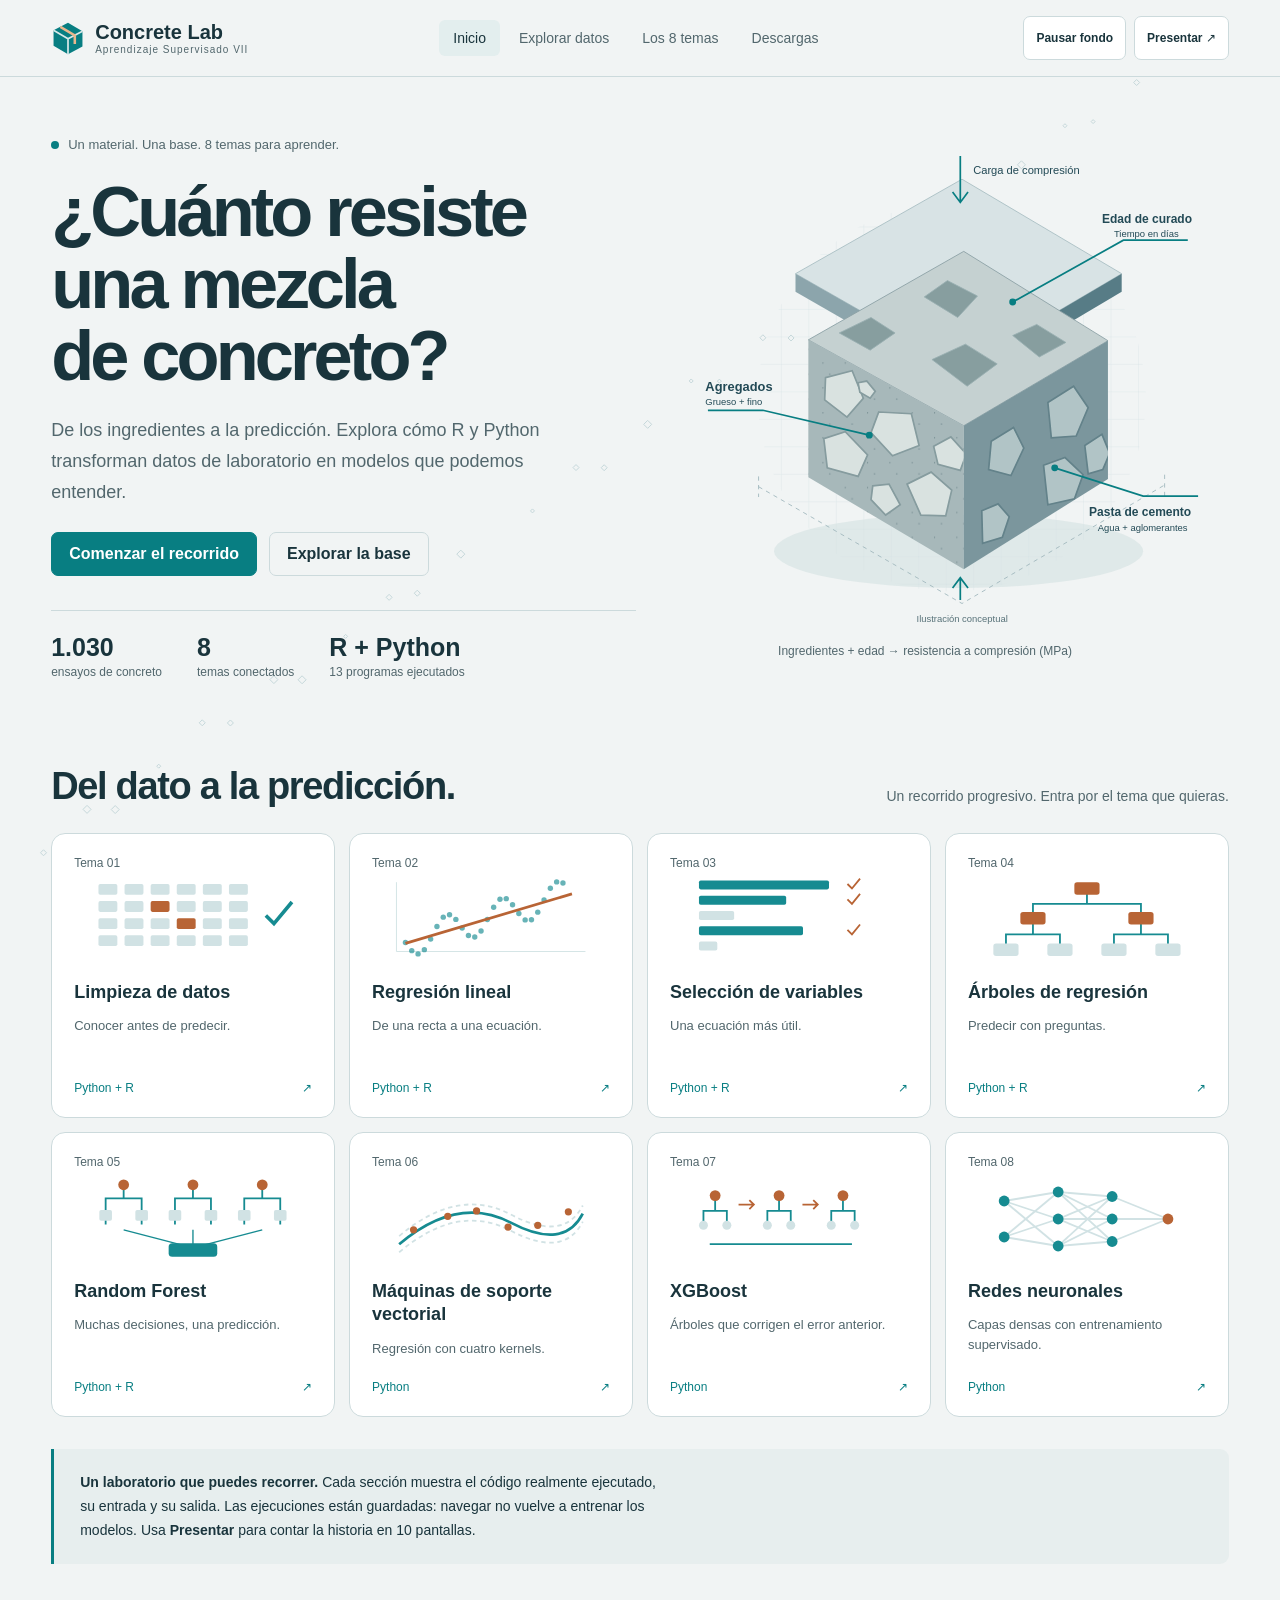
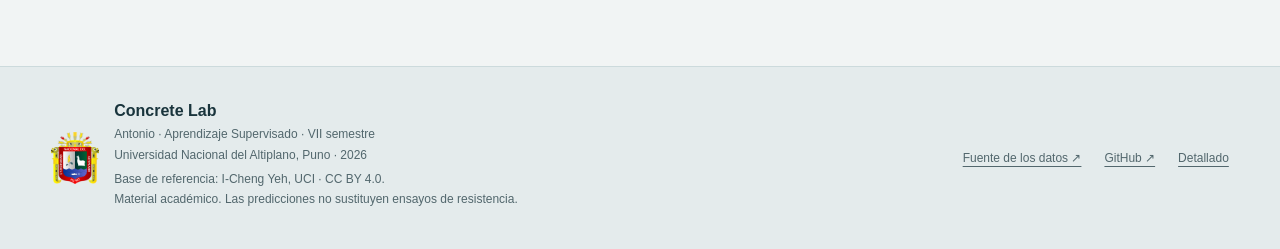
<file: index.html>
<!doctype html>
<html lang="es"><head><meta charset="utf-8"><meta name="viewport" content="width=device-width,initial-scale=1"><meta name="description" content="Ocho temas de aprendizaje supervisado, trece programas ejecutados y una misma pregunta: ¿cuánto resiste el concreto?"><title>Concrete Lab · Aprendizaje Supervisado VII</title><link rel="icon" href="assets/favicon.svg"><link rel="stylesheet" href="styles.css"><script defer src="guide.js"></script><script defer src="app.js"></script></head>
<body><a class="skip" href="#main">Saltar al contenido</a><canvas id="ambient" aria-hidden="true"></canvas><header id="header"></header><main id="main" tabindex="-1"></main><footer id="footer"></footer><dialog id="figureDialog"><div class="dialogbar"><strong id="figureTitle">Figura del análisis</strong><label>Ampliación <input id="zoom" type="range" min="50" max="400" value="100"> <output id="zoomValue">100%</output></label><button id="closeFigure" aria-label="Cerrar figura">Cerrar ×</button></div><div class="figure-scroll"><img id="largeFigure" alt="Gráfico ampliado del análisis"></div></dialog><dialog id="presentation"><div class="dialogbar"><span>Concrete Lab / Presentación</span><button id="closePresentation">Salir ×</button></div><div id="slide"></div><div class="slide-controls"><button id="prevSlide">Anterior</button><span id="slideCount"></span><button id="nextSlide">Siguiente</button></div></dialog><div id="toast" role="status"></div><noscript>Activa JavaScript para explorar los resultados. Los programas y la base se encuentran en la carpeta downloads.</noscript></body></html>
</file>
<file: styles.css>
:root{--paper:#f1f4f4;--white:#fff;--ink:#19343c;--muted:#52676d;--line:#ccdadc;--teal:#087e82;--deep:#113e49;--orange:#b84e22;--soft:#e3eeee;--radius:14px;font-family:'Segoe UI',Arial,sans-serif;color:var(--ink);background:var(--paper);font-synthesis:none}*{box-sizing:border-box}body{margin:0}a{color:var(--teal);text-underline-offset:4px}button,input,select{font:inherit}button,.button{border:1px solid var(--line);border-radius:7px;background:white;color:var(--ink);padding:10px 17px;cursor:pointer;text-decoration:none;display:inline-flex;align-items:center;justify-content:center;gap:8px;min-height:44px;font-weight:600}button:hover,.button:hover{border-color:var(--teal);background:#eaf5f4}button:disabled{opacity:.45;cursor:not-allowed}.primary{background:var(--teal);color:white;border-color:var(--teal)}.primary:hover{background:#096568;color:white}.ghost{background:transparent}a:focus-visible,button:focus-visible,input:focus-visible,select:focus-visible,summary:focus-visible{outline:3px solid #c56129;outline-offset:4px}.skip{position:fixed;top:-100px;left:12px;z-index:100;background:white;padding:12px}.skip:focus{top:10px}#ambient{position:fixed;inset:0;z-index:-1;pointer-events:none;opacity:.45}header{border-bottom:1px solid var(--line);background:rgba(241,244,244,.96);position:sticky;top:0;z-index:10}.navwrap{max-width:1440px;margin:auto;padding:16px 4vw;display:flex;align-items:center;gap:30px}.brand{display:flex;align-items:center;gap:10px;color:var(--ink);font-size:20px;font-weight:750;text-decoration:none;white-space:nowrap}.brand img{width:34px;height:34px}.brand small{font-size:10px;font-weight:500;display:block;letter-spacing:1px;color:var(--muted)}nav{display:flex;gap:5px;flex:1;justify-content:center}nav a{text-decoration:none;color:var(--muted);padding:10px 14px;font-size:14px;border-radius:6px}nav a:hover,nav a[aria-current=page]{background:var(--soft);color:var(--ink)}.navtools{display:flex;gap:8px}.navtools button{font-size:12px;padding:8px 12px}main{max-width:1440px;margin:auto;padding:0 4vw 70px;min-height:70vh}.hero{display:grid;grid-template-columns:1.05fr 1fr;align-items:center;gap:35px;min-height:620px;padding:60px 0 45px}.eyebrow{display:flex;align-items:center;gap:9px;font-size:13px;color:var(--muted);margin-bottom:24px}.dot{width:8px;height:8px;background:var(--teal);border-radius:50%;display:inline-block}h1{font-size:clamp(40px,5.5vw,76px);line-height:1.02;font-weight:650;letter-spacing:-.055em;margin:0 0 24px}h2{font-size:clamp(26px,3vw,38px);line-height:1.15;letter-spacing:-.035em;font-weight:650}h3{font-size:21px;line-height:1.3;font-weight:650}p{line-height:1.7;max-width:76ch}.lead{font-size:18px;color:var(--muted);max-width:49ch}.actions{display:flex;gap:12px;flex-wrap:wrap;margin:25px 0}.hero-visual{position:relative;min-width:0}.hero-visual>img{width:100%;max-height:520px}.visual-caption{font-size:12px;color:var(--muted);text-align:center}.hero-foot{border-top:1px solid var(--line);display:flex;gap:35px;margin-top:34px;padding-top:22px}.hero-foot strong{display:block;font-size:25px;font-weight:600}.hero-foot span{font-size:12px;color:var(--muted)}.section-head{display:flex;justify-content:space-between;align-items:end;gap:20px;margin:40px 0 24px}.section-head h2{margin:0}.section-head p{margin:0;color:var(--muted);font-size:14px}.topic-grid{display:grid;grid-template-columns:repeat(4,minmax(0,1fr));gap:14px}.topic-card{position:relative;background:var(--white);border:1px solid var(--line);border-radius:var(--radius);padding:22px;text-decoration:none;color:var(--ink);transition:transform .2s,border-color .2s;display:flex;flex-direction:column;min-height:285px}.topic-card:hover{transform:translateY(-5px);border-color:var(--teal)}.topic-card svg{width:100%;height:90px;margin:5px 0 16px}.topic-card h3{font-size:18px;margin:0 0 12px}.topic-card p{font-size:13px;color:var(--muted);line-height:1.55;margin:0 0 18px}.topic-card .num{font-size:12px;color:var(--muted)}.topic-card .card-bottom{margin-top:auto;font-size:12px;color:var(--teal);display:flex;justify-content:space-between}.callout{margin:32px 0;padding:22px 26px;border-left:3px solid var(--teal);background:#e7eeee;border-radius:0 9px 9px 0}.callout p{margin:0;font-size:14px}.callout strong{font-weight:650}.small{font-size:13px;color:var(--muted)}.page-head{padding:50px 0 24px}.page-head h1{font-size:clamp(34px,4vw,54px);margin-bottom:16px}.crumb{font-size:13px;margin-bottom:22px;color:var(--muted)}.workspace{display:grid;grid-template-columns:245px minmax(0,1fr);gap:32px;margin-top:22px}.sidebar{align-self:start;position:sticky;top:100px;max-height:calc(100vh - 125px);overflow:auto;padding-right:5px}.sidebar h3{font-size:13px;color:var(--muted);margin-top:25px}.step{display:block;border:0;background:transparent;text-align:left;font-size:13px;font-weight:400;line-height:1.4;padding:12px 9px;width:100%;border-left:2px solid var(--line);border-radius:0;min-height:40px}.step.active{border-left-color:var(--teal);color:var(--teal);background:var(--soft);font-weight:600}.step small{display:inline-block;width:24px;font-size:11px;vertical-align:top;color:var(--muted)}.langbar{display:flex;gap:6px}.langbar button{flex:1;padding:9px}.langbar .active{background:var(--deep);color:white;border-color:var(--deep)}.reader{min-width:0}.reader-top{display:flex;justify-content:space-between;align-items:center;gap:12px;flex-wrap:wrap;padding:18px 0;border-bottom:1px solid var(--line)}.reader-top h2{font-size:27px;margin:0}.pill{display:inline-flex;align-items:center;gap:6px;background:#e1efea;color:#235b4e;border-radius:30px;font-size:11px;padding:6px 10px}.io-grid{display:grid;grid-template-columns:1fr 1fr;gap:14px;margin:24px 0}.io-grid>div{border-top:2px solid var(--line);padding:12px 2px}.io-grid strong{display:block;font-size:12px;color:var(--teal);margin-bottom:6px}.io-grid p{font-size:14px;margin:0;color:var(--muted)}.codebox{background:#18343d;border-radius:10px;overflow:hidden;color:#e6f2f4;margin:20px 0}.codehead{display:flex;justify-content:space-between;align-items:center;padding:12px 18px;background:#244750;font-size:12px}.codehead button{background:transparent;color:white;border-color:#648087;font-size:12px;min-height:32px;padding:4px 10px}pre{margin:0;padding:20px;overflow:auto;font:13px/1.7 Consolas,'Courier New',monospace;tab-size:4;white-space:pre;max-height:560px}.output{background:white;border:1px solid var(--line);border-radius:10px;overflow:hidden;margin:20px 0}.output-title{font-size:12px;color:var(--muted);padding:12px 18px;border-bottom:1px solid var(--line);background:#f9fbfb}.output pre{font-size:12px;max-height:500px}.table-scroll{overflow:auto;max-width:100%}table{width:100%;border-collapse:collapse;font-size:13px;text-align:right}td,th{padding:12px;border-bottom:1px solid #e1e8e8;white-space:nowrap}th{color:var(--muted);font-weight:600;background:#f5f8f8}td:first-child,th:first-child{text-align:left}figure{margin:22px 0;background:white;border:1px solid var(--line);border-radius:10px;overflow:hidden}figure img{display:block;width:100%;height:auto;max-height:600px;object-fit:contain;background:white}figcaption{padding:12px 18px;font-size:12px;color:var(--muted);display:flex;justify-content:space-between;align-items:center;gap:12px}figcaption button{font-size:12px;padding:6px 12px;min-height:34px}.reader-controls{display:flex;justify-content:space-between;align-items:center;margin-top:30px;gap:12px}.reader-controls span{font-size:12px;color:var(--muted)}details{border:1px solid var(--line);border-radius:8px;padding:16px 20px;margin:16px 0;background:#fff}summary{cursor:pointer;font-weight:600;font-size:15px}details p,details li{font-size:14px;color:var(--muted);line-height:1.75}details code{font-size:12px;background:var(--soft);padding:3px 5px;border-radius:3px}.detail-intro{background:var(--deep);color:white;border-radius:15px;padding:30px;margin-bottom:28px}.detail-intro p{color:#c2d6da}.detail-intro h2{font-size:27px;margin-top:0}.concept-grid{display:grid;grid-template-columns:1fr 1fr;gap:16px}.concept-grid>div{border-bottom:1px solid var(--line);padding:12px 0}.concept-grid h3{font-size:16px}.concept-grid p{font-size:14px;color:var(--muted)}.stats-row{display:grid;grid-template-columns:repeat(4,1fr);gap:1px;background:var(--line);border:1px solid var(--line);border-radius:10px;overflow:hidden;margin:24px 0}.stats-row div{background:white;padding:23px}.stats-row strong{font-size:32px;font-weight:600;display:block}.stats-row span{font-size:12px;color:var(--muted)}.explore-grid{display:grid;grid-template-columns:minmax(0,1.7fr) minmax(250px,1fr);gap:25px}.panel{background:white;border:1px solid var(--line);border-radius:12px;padding:25px;min-width:0}.panel h2{font-size:24px;margin-top:0}.controls{display:flex;gap:16px;flex-wrap:wrap;align-items:center;margin:15px 0}label{font-size:13px;color:var(--muted)}select,input[type=search],input[type=number]{padding:9px 12px;background:white;border:1px solid var(--line);border-radius:6px;color:var(--ink);max-width:100%;min-height:42px}input[type=range]{accent-color:var(--teal);max-width:100%}#scatter{width:100%;height:auto;display:block}#scatter circle:hover{fill:var(--orange);r:6}.axis{font-size:12px;fill:var(--muted)}.mix-control{display:grid;grid-template-columns:1fr 90px;gap:8px;align-items:center;margin:14px 0}.mix-control input[type=range]{grid-column:1/-1;width:100%}.prediction{background:var(--soft);padding:18px;border-radius:8px;margin-top:25px}.prediction strong{font-size:36px;display:block}.download-row{display:grid;grid-template-columns:1fr auto;gap:20px;align-items:center;padding:24px 0;border-bottom:1px solid var(--line)}.download-row h3{margin:0 0 6px}.download-row p{margin:0;color:var(--muted);font-size:13px}.download-row .actions{margin:0}.data-table{margin-top:24px}.data-table .controls{justify-content:space-between}.empty{text-align:center;padding:35px;color:var(--muted)}footer{background:#e4ebec;border-top:1px solid var(--line);padding:35px 4vw}.footer-inner{max-width:1325px;margin:auto;display:flex;justify-content:space-between;gap:30px}.footer-brand{display:flex;gap:15px;align-items:center}.footer-brand img{height:55px;width:48px;object-fit:contain}.footer-brand p{font-size:12px;margin:4px 0;color:var(--muted)}footer a{font-size:12px;color:var(--muted)}.footer-links{display:flex;align-items:center;gap:23px}.loading{padding:90px 0;color:var(--muted)}dialog{border:1px solid var(--line);border-radius:12px;padding:0;color:var(--ink);background:var(--paper);width:94vw;max-width:1500px;height:90vh;max-height:95vh}dialog::backdrop{background:rgba(15,36,43,.8)}.dialogbar{position:sticky;top:0;z-index:2;display:flex;justify-content:space-between;align-items:center;gap:20px;padding:14px 22px;background:white;border-bottom:1px solid var(--line)}.dialogbar label{display:flex;align-items:center;gap:12px}.figure-scroll{overflow:auto;height:calc(100% - 78px);padding:20px;background:white}.figure-scroll img{max-width:none;display:block;width:100%;height:auto}#presentation{height:90vh;background:var(--deep);color:white}#presentation .dialogbar{background:#113e49;color:#c2d6da;border-color:#45626a}#slide{height:calc(100% - 145px);overflow:auto;padding:clamp(25px,5vw,70px);display:grid;grid-template-columns:1.2fr 1fr;align-items:center;gap:50px}#slide h2{font-size:clamp(35px,5vw,70px);margin:16px 0 25px}#slide p{color:#c4d8da;font-size:clamp(17px,1.8vw,24px)}#slide img{width:100%;max-height:450px}#slide svg{width:100%;height:300px;filter:brightness(1.7)}.slide-controls{display:flex;justify-content:space-between;align-items:center;padding:12px 25px;border-top:1px solid #45626a}#toast{position:fixed;bottom:25px;left:50%;transform:translateX(-50%);background:var(--ink);color:white;padding:12px 22px;border-radius:7px;z-index:100;opacity:0;pointer-events:none;transition:opacity .2s}#toast.show{opacity:1}.explain-line{display:grid;grid-template-columns:35px 1fr;gap:8px;border-bottom:1px solid var(--line);padding:10px 0}.explain-line span{font-size:11px;color:var(--teal)}.explain-line code{white-space:pre-wrap;overflow-wrap:anywhere}.explain-line p{margin:5px 0}.no-motion *{animation:none!important;transition:none!important}body.presenting{overflow:hidden}.source-note{font-size:12px;color:var(--muted);margin:20px 0}.theory-list{padding-left:20px}.theory-list li{margin:10px 0}.filter-count{color:var(--teal);font-size:12px}
@media(min-width:1600px){.hero{min-height:680px}}@media(max-width:1100px){.topic-grid{grid-template-columns:repeat(3,1fr)}.navwrap{gap:15px}nav a{padding:8px}.hero{min-height:540px}.hero h1{font-size:60px}.workspace{grid-template-columns:210px minmax(0,1fr);gap:20px}.explore-grid{grid-template-columns:1fr}.navtools button:first-child{display:inline-flex}}@media(max-width:750px){.navwrap{flex-wrap:wrap;padding:12px 5vw;gap:10px;justify-content:space-between}.brand{font-size:18px}.navtools{margin-left:auto}nav{order:3;width:100%;justify-content:space-between}nav a{font-size:12px}main{padding:0 5vw 40px}.hero{grid-template-columns:1fr;padding:38px 0;gap:15px}.hero h1{font-size:52px}.hero-visual{max-width:460px;margin:auto}.hero-visual>img{max-height:350px}.hero-foot{gap:28px}.topic-grid{grid-template-columns:1fr 1fr}.topic-card{padding:18px;min-height:260px}.section-head{display:block}.section-head p{margin-top:12px}.workspace{grid-template-columns:1fr}.sidebar{position:static;max-height:none}.steps{display:flex;overflow:auto;gap:6px;padding:10px 0}.step{min-width:170px;max-width:190px;border-left:0;border-bottom:2px solid var(--line)}.step.active{border-bottom-color:var(--teal)}.sidebar h3{margin:15px 0 0}.langbar{max-width:250px}.page-head{padding-top:32px}.page-head h1{font-size:38px}.io-grid{grid-template-columns:1fr;gap:4px}.stats-row{grid-template-columns:1fr 1fr}.stats-row div{padding:18px}.stats-row strong{font-size:27px}.panel{padding:18px}.concept-grid{grid-template-columns:1fr}.download-row{grid-template-columns:1fr;gap:10px}.footer-inner{display:block}.footer-links{margin-top:25px;flex-wrap:wrap}.reader-top h2{font-size:23px}pre{font-size:12px;padding:16px}.dialogbar{padding:10px;gap:10px;flex-wrap:wrap}.dialogbar strong{display:none}.dialogbar label{font-size:11px;gap:4px}.dialogbar input{width:100px}#slide{grid-template-columns:1fr;gap:0;padding:25px}#slide svg{height:170px}#slide img{max-height:250px}.reader-controls button{font-size:12px;padding:10px}.reader-controls span{font-size:10px}}@media(max-width:390px){.topic-grid{grid-template-columns:1fr}.hero h1{font-size:45px}.hero-foot{gap:18px}.navtools button{padding:8px}.brand small{font-size:9px}.actions .button{font-size:13px}}@media(prefers-reduced-motion:reduce){*{scroll-behavior:auto!important;animation:none!important;transition:none!important}}@media print{header,footer,canvas,.sidebar,.codehead button,.reader-controls,.actions{display:none!important}main{padding:0;max-width:none}.workspace{display:block}pre{white-space:pre-wrap;max-height:none}.output pre{max-height:none}.codebox{background:#f1f1f1;color:black}body{background:white}details{break-inside:avoid}}
</file>
